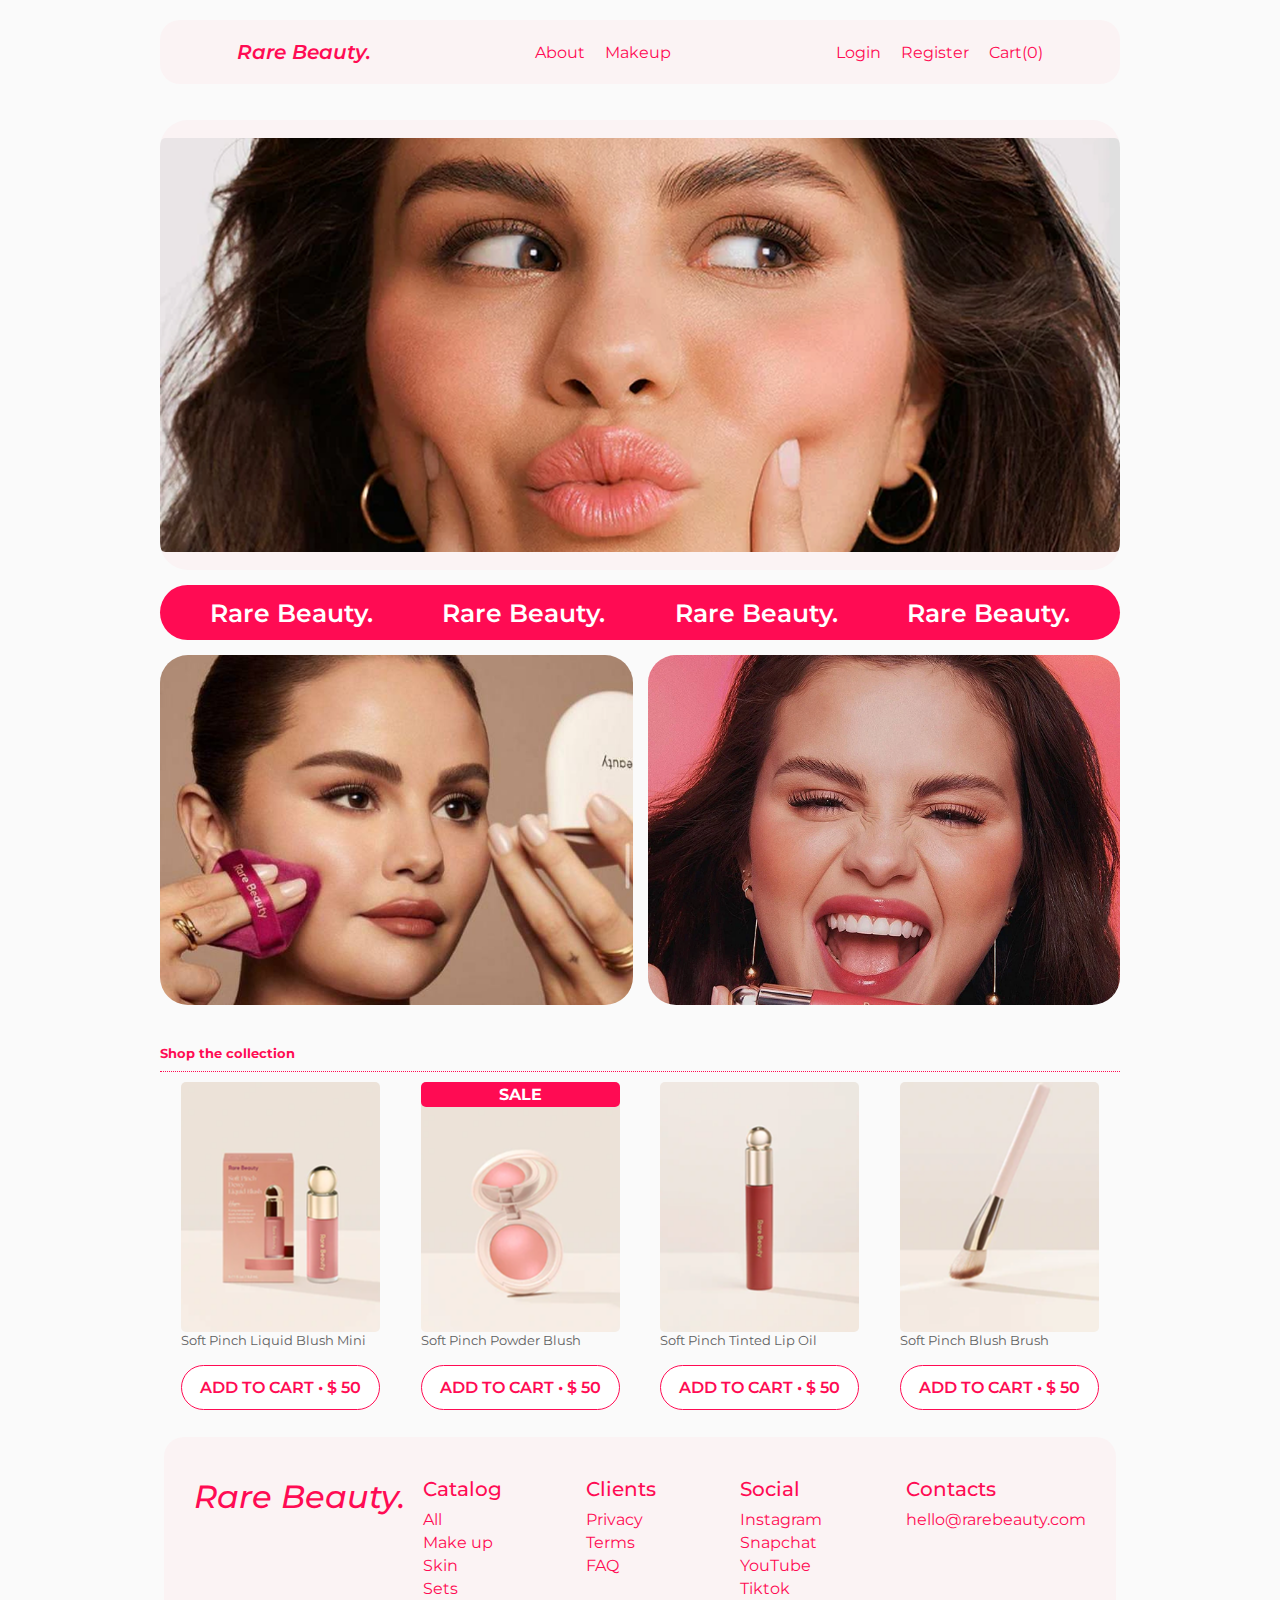
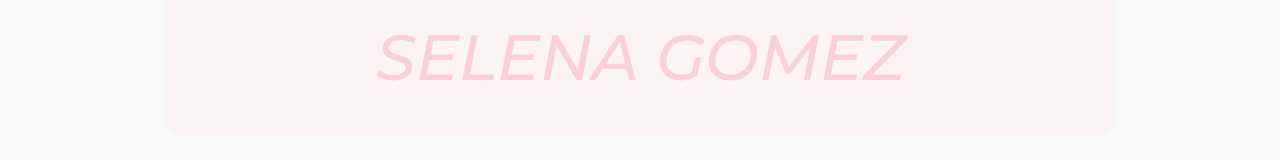
<file: index.html>
<!DOCTYPE html>
<html lang="pt-BR">
<head>
    <meta charset="UTF-8">
    <meta name="viewport" content="width=device-width, initial-scale=1.0">
    <title>Rare Beauty | Home</title>

    <link rel="stylesheet" href="assets/css/style.css">
    <link rel="stylesheet" href="assets/css/home.css">
    <link rel="stylesheet" href="assets/css/footer.css">
    <link rel="stylesheet" href="https://cdnjs.cloudflare.com/ajax/libs/font-awesome/4.7.0/css/font-awesome.css" integrity="sha512-5A8nwdMOWrSz20fDsjczgUidUBR8liPYU+WymTZP1lmY9G6Oc7HlZv156XqnsgNUzTyMefFTcsFH/tnJE/+xBg==" crossorigin="anonymous" referrerpolicy="no-referrer" />
</head>

<body>  

    <header class="cabecalho">
        <div class="miolo">
            <div class="logo">
                <a href="index.html"><h5>Rare Beauty.</h5></a>
            </div>
            <div class="navegacao">
                <nav>
                    <ul>
                        <li>
                            <a href="about.html">
                                About
                            </a>
                        </li>
                        <li>
                            <a href="product.html">
                                Makeup
                            </a>
                        </li>
                    </ul>
                </nav>
            </div>
            <div class="extras">
                <nav>
                    <ul>
                        <li><a href="login.html">Login</a></li>
                        <li><a href="register.html">Register</a></li>
                        <li><a href="cart.html">Cart(0)</a></li>
                    </ul>
                </nav>
            </div>
        </div>
    
    </header>

    <section class="corpo">
        <!-- inicio banner -->
        <div class="banner"></div>
        <!-- fim banner -->

        <!-- inicio tira -->
        <div class="tira">
            <h5>Rare Beauty.</h5>
            <h5>Rare Beauty.</h5>
            <h5>Rare Beauty.</h5>
            <h5>Rare Beauty.</h5>
        </div>
        <!-- fim tira -->

        <!-- inicio banner-divididos -->
        <div class="banner-dividido">
            <div class="foto foto-1"></div>
            <div class="foto foto-2"></div>
        </div>
        <!-- fim banner-divididos -->

        <!-- inicio shop -->
        <div class="shop">
            <div class="title">
                <h5>Shop the collection</h5>
            </div>
            <div class="items">
                <div class="item item-1">
                    <div class="img"></div>
                    <p>Soft Pinch Liquid Blush Mini</p>
                     <a href="product.html" class="secondary-button">ADD TO CART • $ 50</a>
                </div>
                <div class="item item-2 sale">
                    <div class="img"></div>
                    <p>Soft Pinch Powder Blush</p>
                     <a href="product.html" class="secondary-button">ADD TO CART • $ 50</a>
                </div>
                <div class="item item-3">
                    <div class="img"></div>
                    <p>Soft Pinch Tinted Lip Oil</p>
                     <a href="product.html" class="secondary-button">ADD TO CART • $ 50</a>
                </div>
                <div class="item item-4">
                    <div class="img"></div>
                    <p>Soft Pinch Blush Brush</p>
                     <a href="product.html" class="secondary-button">ADD TO CART • $ 50</a>
                </div>
            </div>
        </div>
        <!-- fim shop -->

    </section>

    <footer class="rodape">
        <div class="linha">
            <div class="logo">
                <span>Rare Beauty.</span>
            </div>
            <div class="colunas">
                <div class="coluna">
                    <span>Catalog</span>
                    <ul>
                        <li><a href="product.html">All</a></li>
                        <li><a href="product.html">Make up</a></li>
                        <li><a href="product.html">Skin</a></li>
                        <li><a href="product.html">Sets</a></li>
                    </ul>
                </div>
                <div class="coluna">
                    <span>Clients</span>
                    <ul>
                        <li><a href="about.html">Privacy</a></li>
                        <li><a href="about.html">Terms</a></li>
                        <li><a href="about.html">FAQ</a></li>
                    </ul>
                </div>
                <div class="coluna">
                    <span>Social</span>
                    <ul>
                        <li><a href="https://www.instagram.com/rarebeauty" target="_blank">Instagram</a></li>
                        <li><a href="https://www.snapchat.com/add/wearerarebeauty" target="_blank">Snapchat</a></li>
                        <li><a href="https://www.youtube.com/channel/UCvOtsjwO04Seaep0J2clYEw" target="_blank">YouTube</a></li>
                        <li><a href="https://www.tiktok.com/@rarebeauty" target="_blank">Tiktok</a></li>
                    </ul>
                </div>
                <div class="coluna">
                    <span>Contacts</span>
                    <ul>
                        <li><a href="mailto:hello@rarebeauty.com">hello@rarebeauty.com</a></li>
                    </ul>
                </div>
            </div>
        </div>
        <div class="linha">
            <span>SELENA GOMEZ</span>
        </div>
    </footer>
    
</body>

</html>
</file>
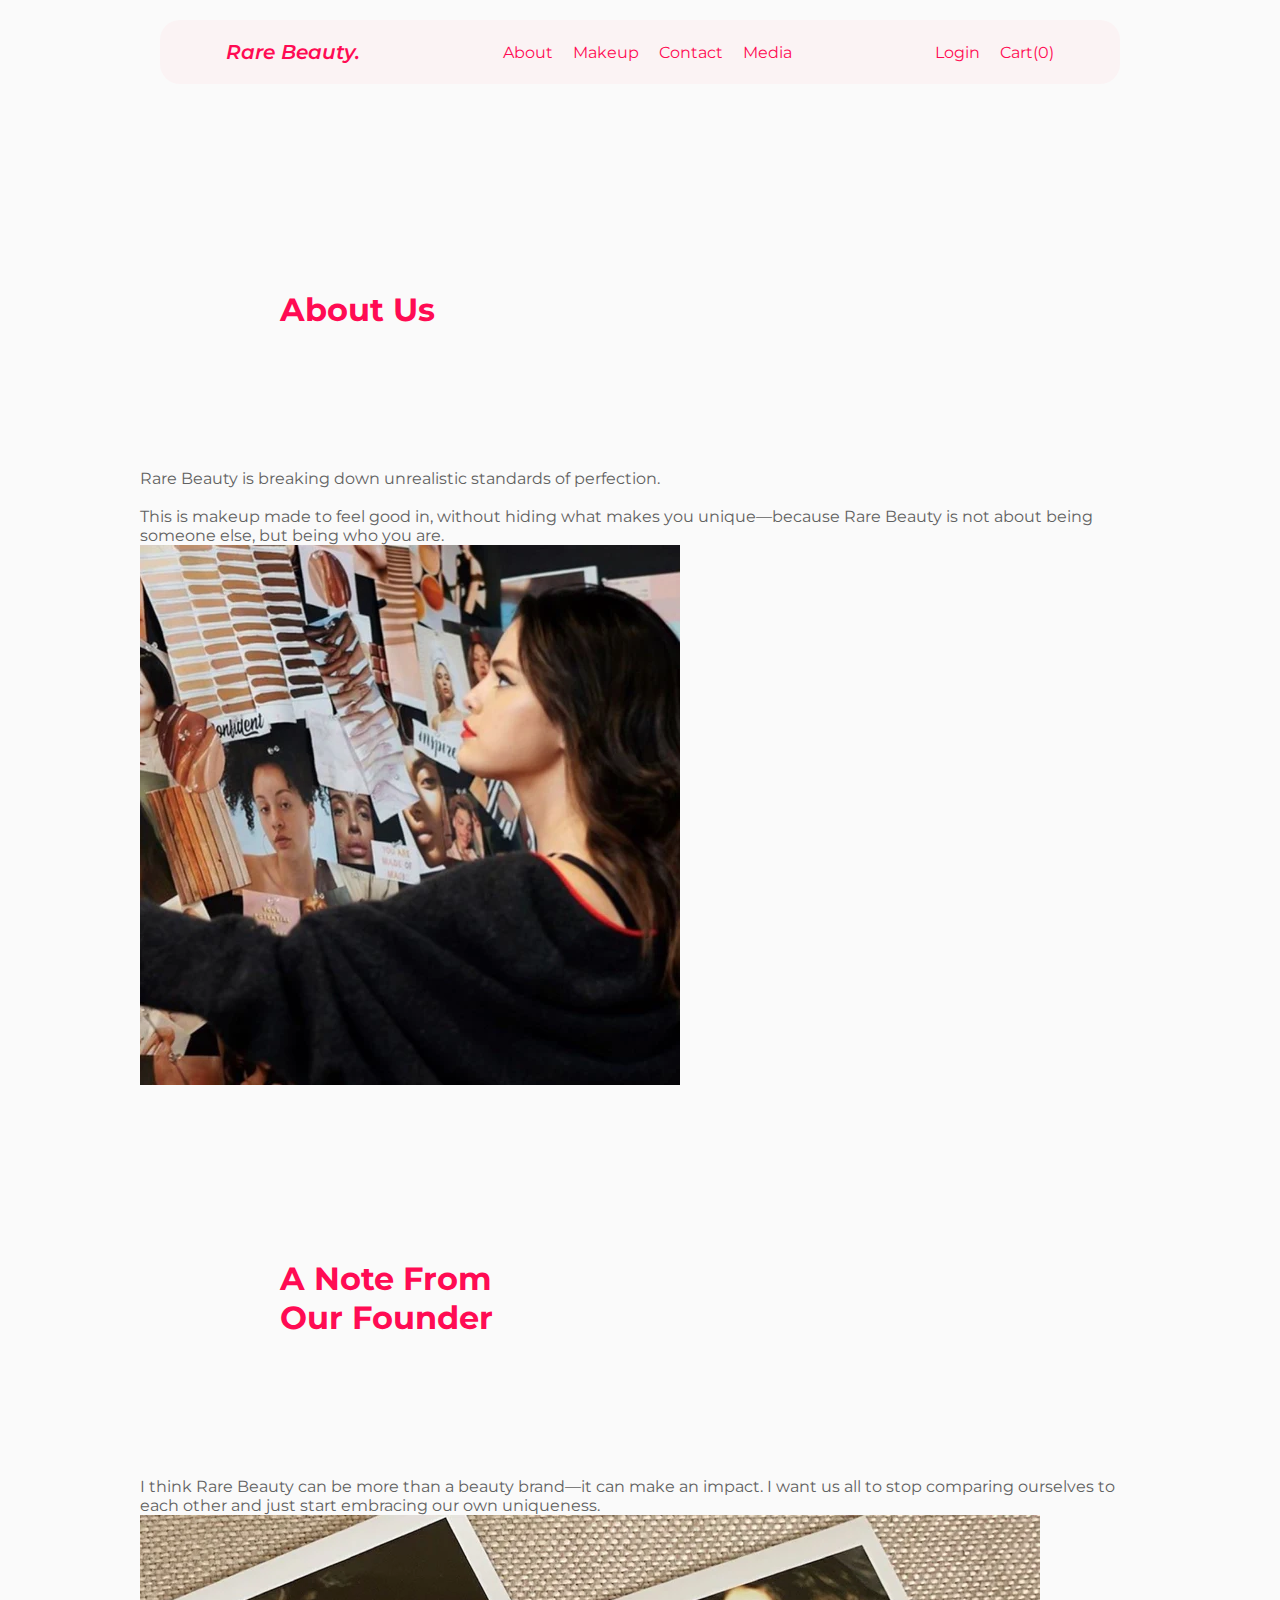
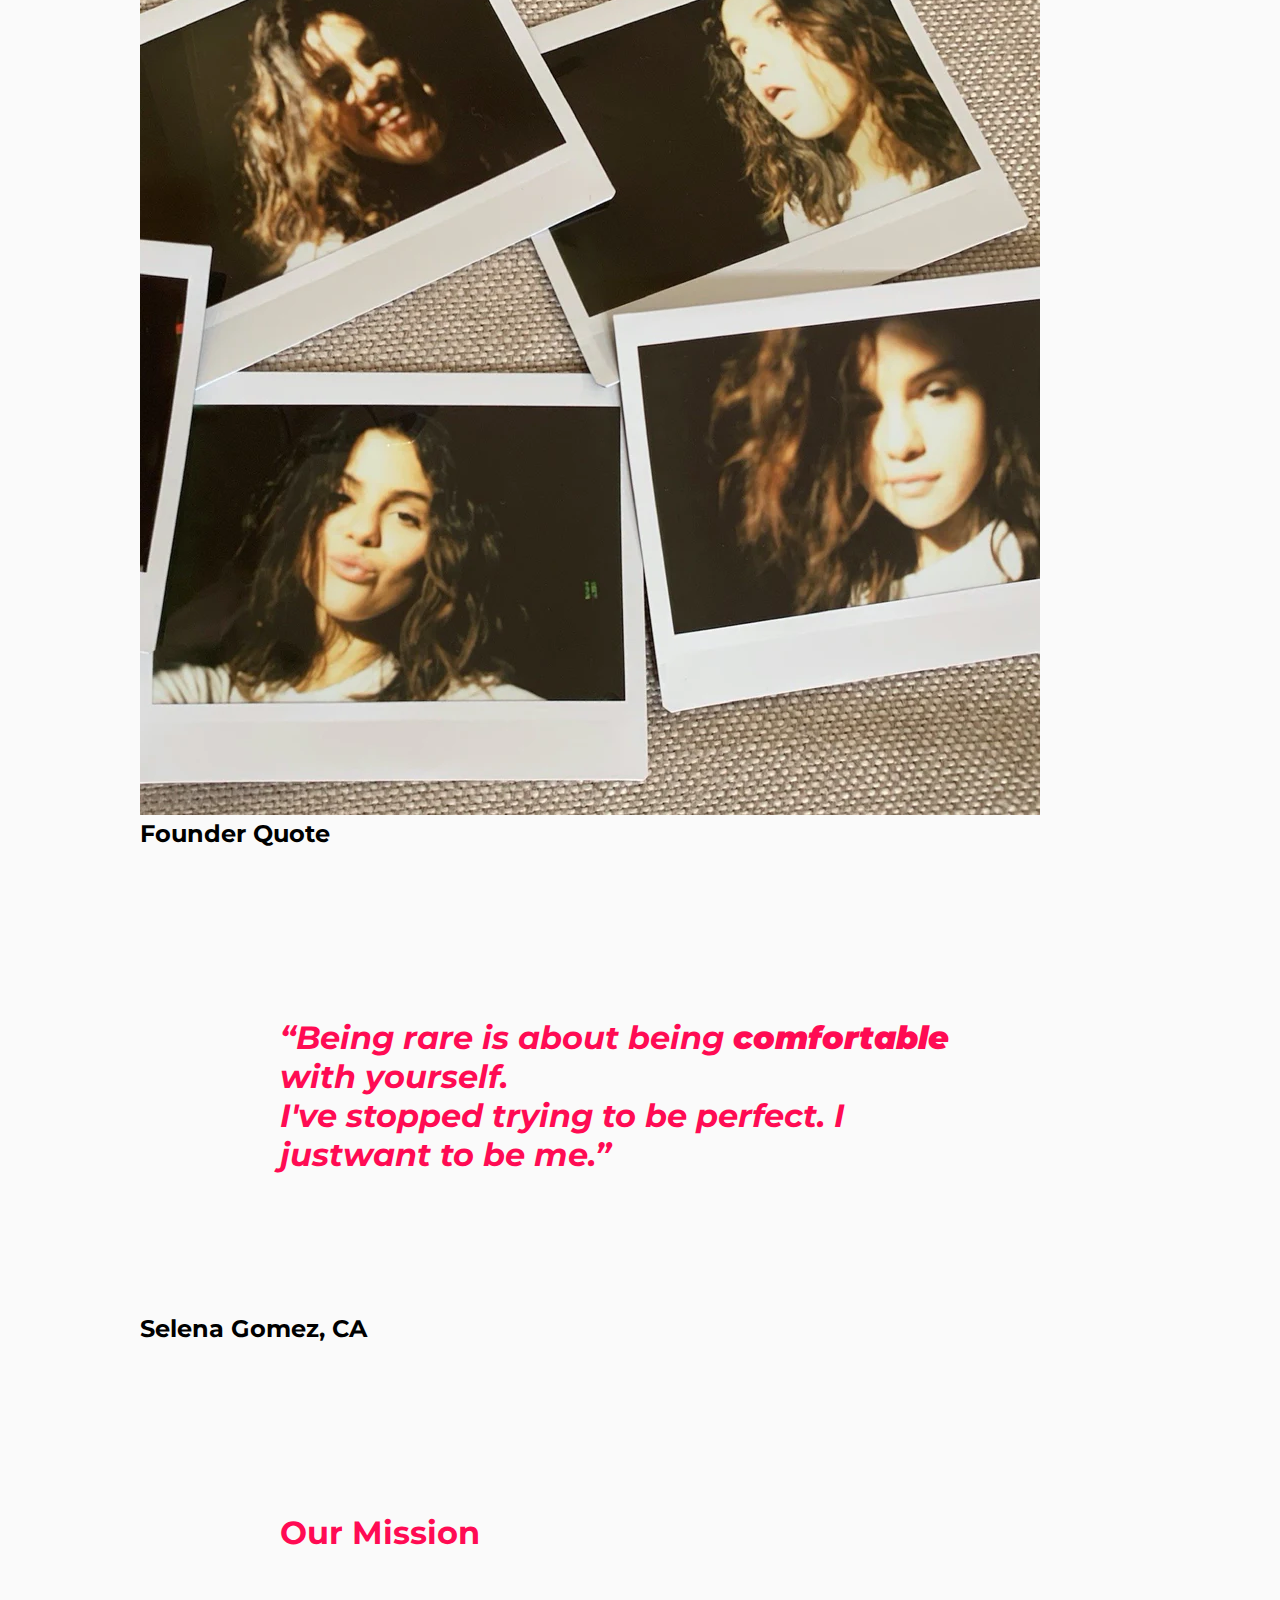
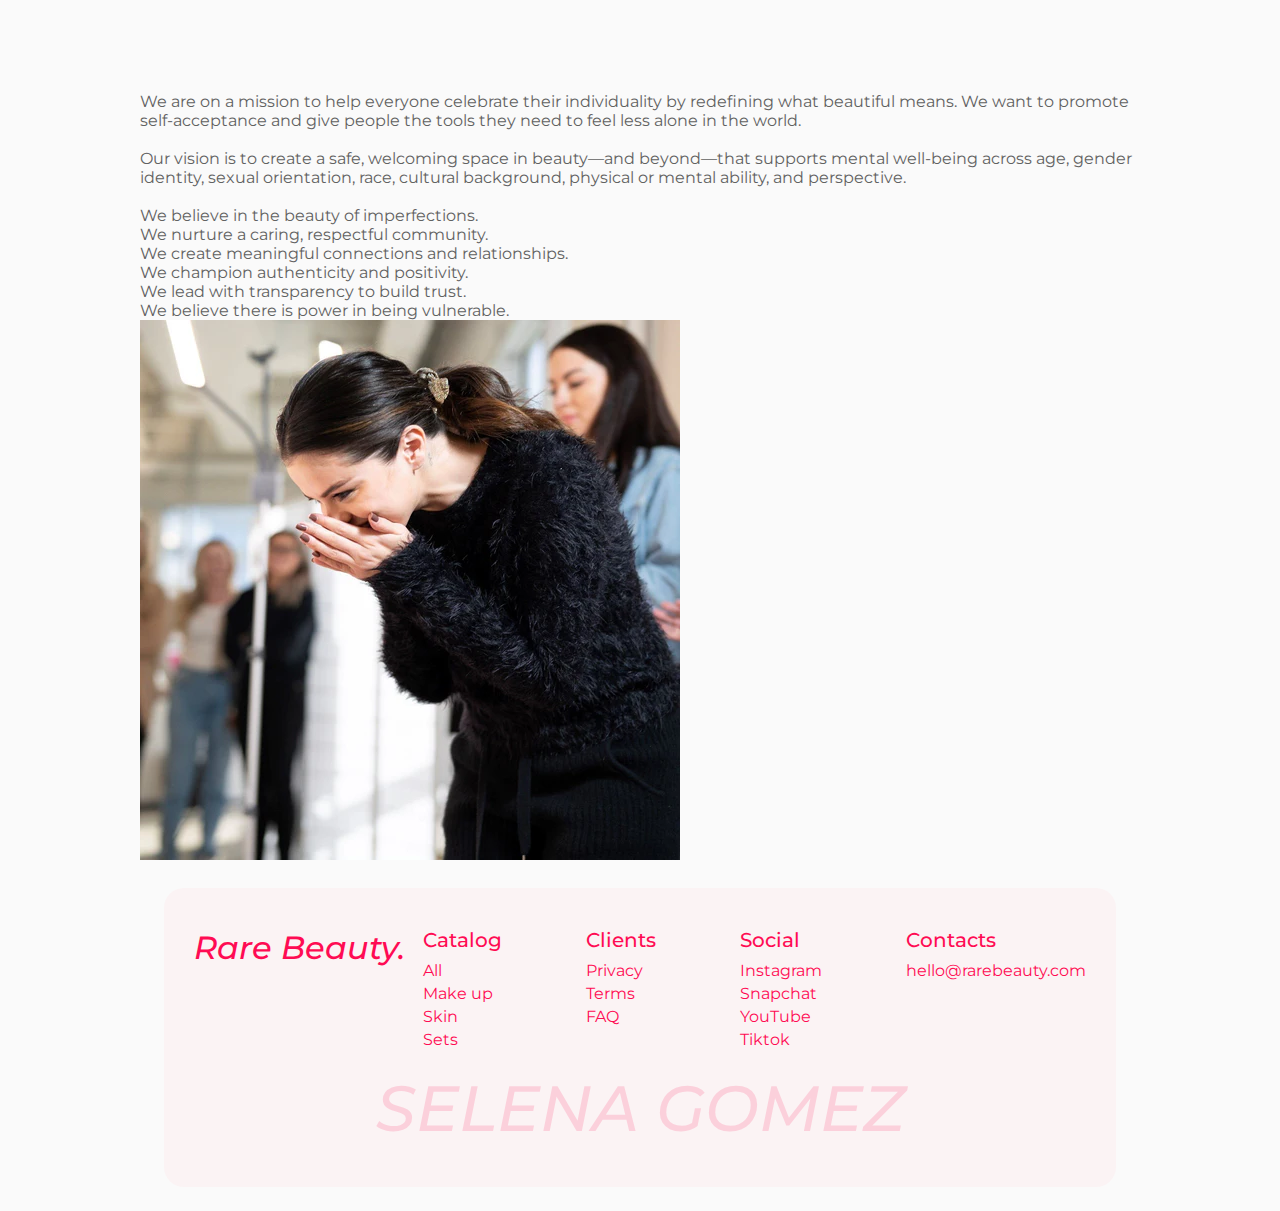
<file: about.html>
<!DOCTYPE html>
<html lang="pt-BR">

<head>
    <meta charset="UTF-8">
    <meta http-equiv="X-UA-Compatible" content="IE=edge">
    <meta name="viewport" content="width=device-width, initial-scale=1.0">
    <title>About</title>
    <link rel="stylesheet" href="assets/css/about.css">
    <link rel="stylesheet" href="assets/css/style.css">
    <link rel="stylesheet" href="assets/css/footer.css">
</head>

<body>
    <header class="cabecalho">
        <div class="miolo">
            <div class="logo">
                <a href="index.html">
                    <h5>Rare Beauty.</h5>
                </a>
            </div>
            <div class="navegacao">
                <nav>
                    <ul>
                        <li>
                            <a href="about.html">
                                About
                            </a>
                        </li>
                        <li>
                            <a href="product.html">
                                Makeup
                            </a>
                        </li>
                        <li>
                            <a href="contact.html">
                                Contact
                            </a>
                        </li>
                        <li>
                            <a href="media.html">
                                Media
                            </a>
                        </li>
                    </ul>
                </nav>
            </div>
            <div class="extras">
                <nav>
                    <ul>
                        <li>
                            <a href="login.html">
                                Login
                            </a>
                        </li>
                        <li>
                            <a href="cart.html">
                                Cart(0)
                            </a>
                        </li>
                    </ul>
                </nav>
            </div>
        </div>

    </header>

    <main>
        <!-- inicio sessão sobre -->
        <section class="section-about">
            <div class="text">
                <div class="h1">
                    <h1>About Us</h1>
                </div>
                <div class="p">
                    <p>Rare Beauty is breaking down unrealistic standards of perfection.</p>
                    <br>
                    <p>This is makeup made to feel good in, without hiding what makes you unique—because Rare Beauty
                        is
                        not
                        about being someone else, but being who you are.</p>
                </div>
            </div>
            <div class="img">
                <img src="assets/images/selena-about.webp" alt="foto da Selena Gomez olhando para outras imagens">
            </div>
        </section>
        <!-- fim sessão sobre -->

        <!-- inicio sessão fundador -->
        <section class="section-founder">
            <div class="text">
                <div class="h1">
                    <h1>A Note From
                        <br>
                        Our Founder
                    </h1>
                </div>
                <div class="p">
                    <p>I think Rare Beauty can be more than a beauty brand—it can make an impact. I want us all to stop
                        comparing ourselves to each other and just start embracing our own uniqueness.</p>
                </div>
            </div>
            <div class="img">
                <img src="assets/images/about.webp" alt="fotos Selena Gomez">
            </div>
        </section>
        <!-- fim sessão fundador -->

        <!-- inicio sessão citação -->
        <section class="section-quote">
            <div class="h2">
                <h2>Founder Quote</h2>
            </div>
            <div class="h1">
                <h1> <i>“Being rare is about being <b>comfortable</b> with yourself.
                        <br>
                        I've stopped trying to be perfect. I justwant to be me.”</i></h1>
            </div>
            <div class="h2">
                <h2>Selena Gomez, CA</h2>
            </div>
        </section>
        <!-- fim sessão citação -->


        <!-- inicio sessão missão -->
        <section class="section-mission">
            <div class="text">
                <div class="h1">
                    <h1>Our Mission</h1>
                </div>
                <div class="missions p">
                    <p>We are on a mission to help everyone celebrate their individuality by redefining what beautiful
                        means. We
                        want to promote self-acceptance and give people the tools they need to feel less alone in the world.</p>
                        <br>
                    <p>Our vision is to create a safe, welcoming space in beauty—and beyond—that supports mental
                        well-being
                        across age, gender identity, sexual orientation, race, cultural background, physical or mental
                        ability, and perspective.</p>
                        <br>
                    <p>We believe in the beauty of imperfections.
                        <br>
                        We nurture a caring, respectful community.
                        <br>
                        We create meaningful connections and relationships.
                        <br>
                        We champion authenticity and positivity.
                        <br>
                        We lead with transparency to build trust.
                        <br>
                        We believe there is power in being vulnerable.
                    </p>
                </div>
            </div>

            <div class="img">
                <img src="assets/images/selena2-about.webp" alt="fotos Selena Gomez rindo">
            </div>
        </section>
        <!-- fim sessão missão -->
    </main>

    <footer class="rodape">
        <div class="linha">
            <div class="logo">
                <span>Rare Beauty.</span>
            </div>
            <div class="colunas">
                <div class="coluna">
                    <span>Catalog</span>
                    <ul>
                        <li><a href="#">All</a></li>
                        <li><a href="#">Make up</a></li>
                        <li><a href="#">Skin</a></li>
                        <li><a href="#">Sets</a></li>
                    </ul>
                </div>
                <div class="coluna">
                    <span>Clients</span>
                    <ul>
                        <li><a href="#">Privacy</a></li>
                        <li><a href="#">Terms</a></li>
                        <li><a href="#">FAQ</a></li>
                    </ul>
                </div>
                <div class="coluna">
                    <span>Social</span>
                    <ul>
                        <li><a href="https://www.instagram.com/rarebeauty" target="_blank">Instagram</a></li>
                        <li><a href="https://www.snapchat.com/add/wearerarebeauty" target="_blank">Snapchat</a></li>
                        <li><a href="https://www.youtube.com/channel/UCvOtsjwO04Seaep0J2clYEw"
                                target="_blank">YouTube</a></li>
                        <li><a href="https://www.tiktok.com/@rarebeauty" target="_blank">Tiktok</a></li>
                    </ul>
                </div>
                <div class="coluna">
                    <span>Contacts</span>
                    <ul>
                        <li><a href="mailto:hello@rarebeauty.com">hello@rarebeauty.com</a></li>
                    </ul>
                </div>
            </div>
        </div>
        <div class="linha">
            <span>SELENA GOMEZ</span>
        </div>
    </footer>

</body>

</html>
</file>
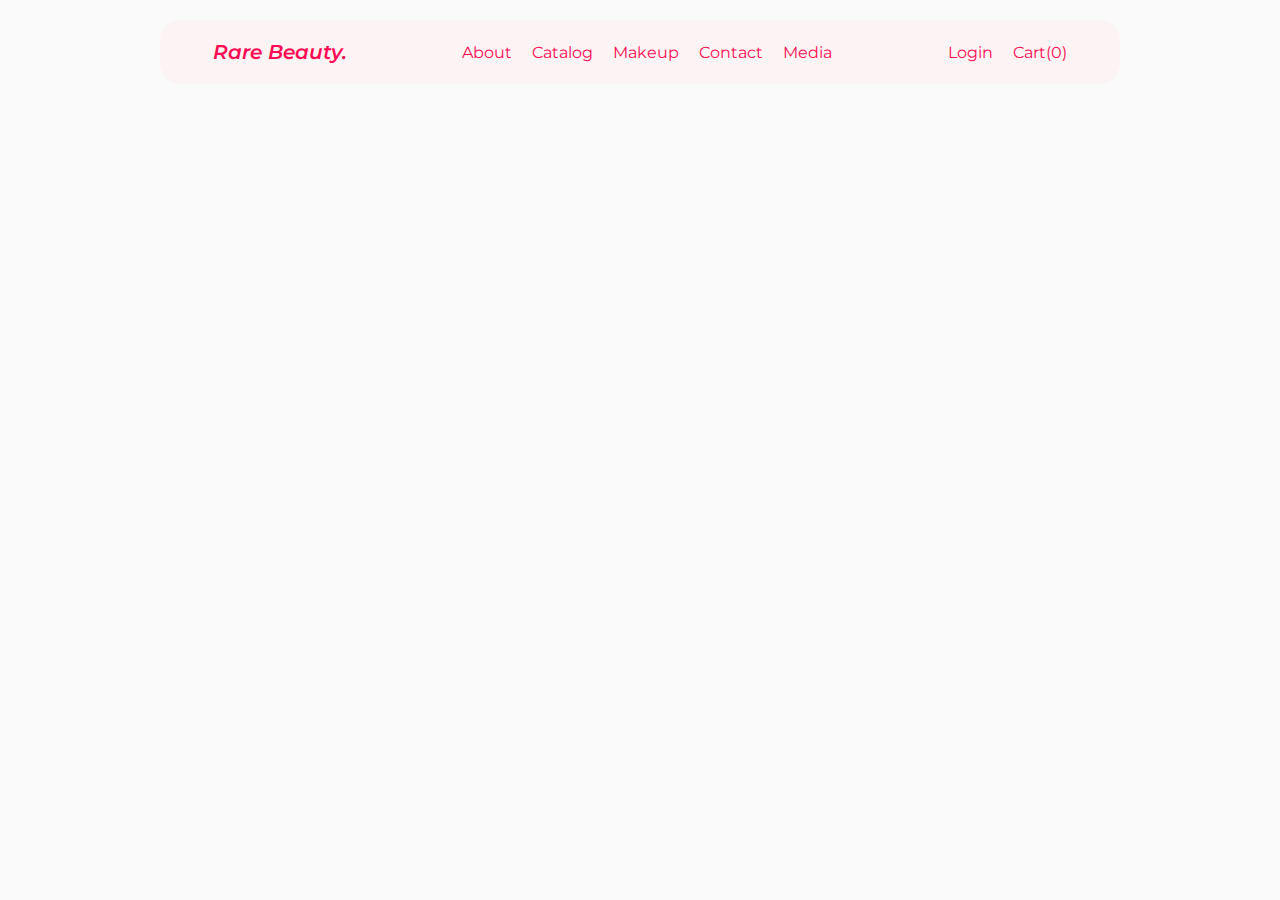
<file: index copy.html>
<!DOCTYPE html>
<html lang="pt-BR">
<head>
    <meta charset="UTF-8">
    <meta name="viewport" content="width=device-width, initial-scale=1.0">
    <title>Rare Beauty | Home</title>

    <link rel="stylesheet" href="assets/css/style.css">
    <link rel="stylesheet" href="https://cdnjs.cloudflare.com/ajax/libs/font-awesome/4.7.0/css/font-awesome.css" integrity="sha512-5A8nwdMOWrSz20fDsjczgUidUBR8liPYU+WymTZP1lmY9G6Oc7HlZv156XqnsgNUzTyMefFTcsFH/tnJE/+xBg==" crossorigin="anonymous" referrerpolicy="no-referrer" />
</head>

<body>  

    <header class="cabecalho">
        <div class="miolo">
            <div class="logo">
                <h5>
                    Rare Beauty.
                </h5>
            </div>
            <div class="navegacao">
                <nav>
                    <ul>
                        <li>About</li>
                        <li>Catalog</li>
                        <li>Makeup</li>
                        <li>Contact</li>
                        <li>Media</li>
                    </ul>
                </nav>
            </div>
            <div class="extras">
                <nav>
                    <ul>
                        <li>Login</li>
                        <li>Cart(0)</li>
                    </ul>
                </nav>
            </div>
        </div>
    
    </header>

    <footer class="rodape">
        
    </footer>
    
</body>

</html>
</file>
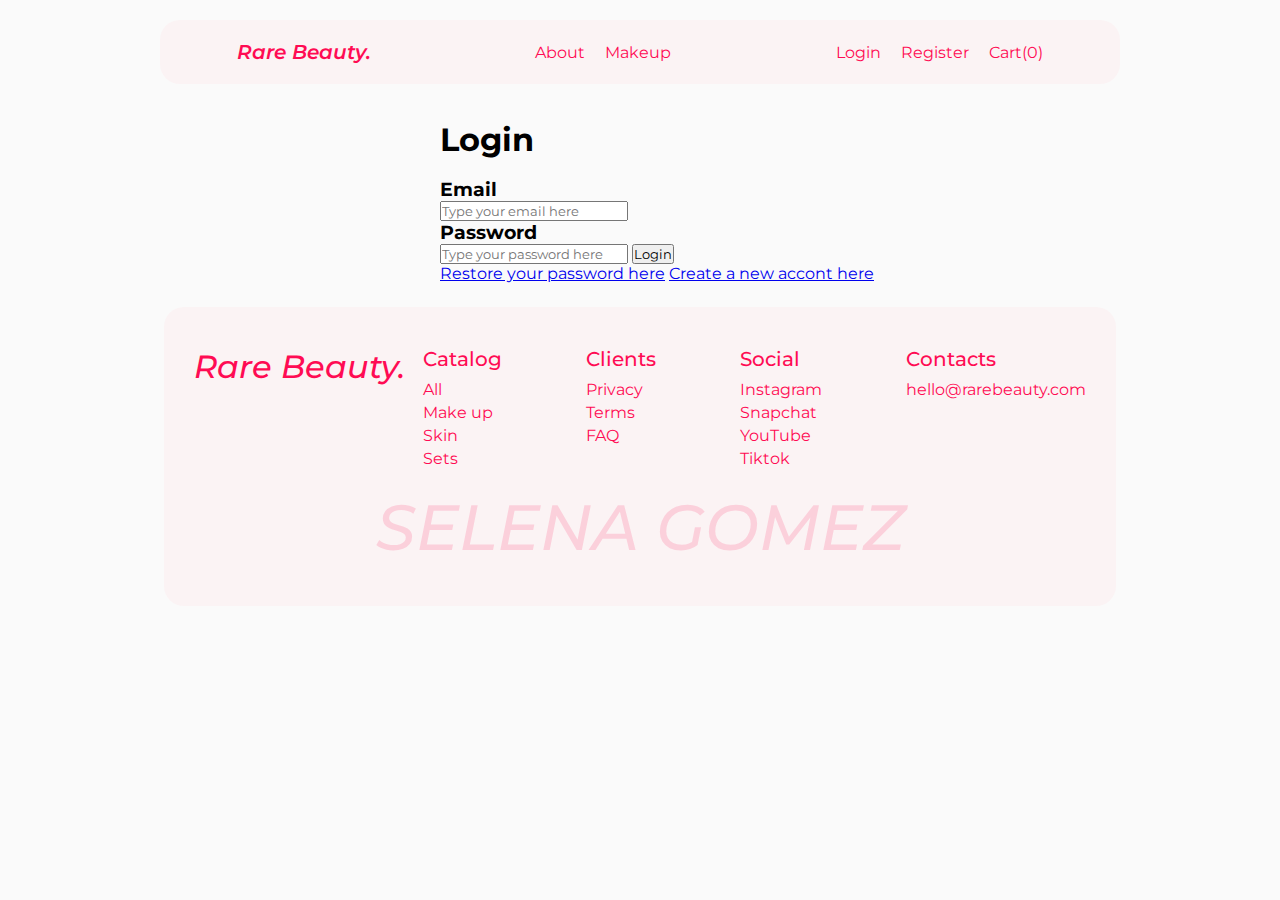
<file: login.html>
<!DOCTYPE html>
<html lang="pt-BR">
<head>
    <meta charset="UTF-8">
    <meta name="viewport" content="width=device-width, initial-scale=1.0">
    <title>Rare Beauty | Home</title>

    <link rel="stylesheet" href="assets/css/style.css">
    <link rel="stylesheet" href="assets/css/footer.css">
    <link rel="stylesheet" href="assets/css/login.css">
    <link rel="stylesheet" href="https://cdnjs.cloudflare.com/ajax/libs/font-awesome/4.7.0/css/font-awesome.css" integrity="sha512-5A8nwdMOWrSz20fDsjczgUidUBR8liPYU+WymTZP1lmY9G6Oc7HlZv156XqnsgNUzTyMefFTcsFH/tnJE/+xBg==" crossorigin="anonymous" referrerpolicy="no-referrer" />
</head>
<body>
    <!-- Cabeçalho -->
    <header class="cabecalho">
        <div class="miolo">
            <div class="logo">
                <a href="index.html"><h5>Rare Beauty.</h5></a>
            </div>
            <div class="navegacao">
                <nav>
                    <ul>
                        <li><a href="about.html">About</a></li>
                        <li><a href="product.html">Makeup</a></li>
                    </ul>
                </nav>
            </div>
            <div class="extras">
                <nav>
                    <ul>
                        <li><a href="login.html">Login</a></li>
                        <li><a href="register.html">Register</a></li>
                        <li><a href="cart.html">Cart(0)</a></li>
                    </ul>
                </nav>
            </div>
        </div>
    </header>

    <main>
        <section class="login">
        <h1>Login</h1>
        <br>
        <form formmethod="post">
            <div class="log">
                <h3>Email</h3>
                <input type="email" placeholder="Type your email here" required>
                <h3>Password</h3>
                <input type="password" placeholder="Type your password here" required>
                <button type="submit">Login</button>
            </div>
        </form>
        <div class="links">
            <a href="#">Restore your password here</a>
            <a href="#">Create a new accont here</a>
            
        </div>
        </section>
    </main>

    <!-- Rodapé -->
    <footer class="rodape">
        <div class="linha">
            <div class="logo">
                <span>Rare Beauty.</span>
            </div>
            <div class="colunas">
                <div class="coluna">
                    <span>Catalog</span>
                    <ul>
                        <li><a href="product.html">All</a></li>
                        <li><a href="product.html">Make up</a></li>
                        <li><a href="product.html">Skin</a></li>
                        <li><a href="product.html">Sets</a></li>
                    </ul>
                </div>
                <div class="coluna">
                    <span>Clients</span>
                    <ul>
                        <li><a href="about.html">Privacy</a></li>
                        <li><a href="about.html">Terms</a></li>
                        <li><a href="about.html">FAQ</a></li>
                    </ul>
                </div>
                <div class="coluna">
                    <span>Social</span>
                    <ul>
                        <li><a href="https://www.instagram.com/rarebeauty" target="_blank">Instagram</a></li>
                        <li><a href="https://www.snapchat.com/add/wearerarebeauty" target="_blank">Snapchat</a></li>
                        <li><a href="https://www.youtube.com/channel/UCvOtsjwO04Seaep0J2clYEw" target="_blank">YouTube</a></li>
                        <li><a href="https://www.tiktok.com/@rarebeauty" target="_blank">Tiktok</a></li>
                    </ul>
                </div>
                <div class="coluna">
                    <span>Contacts</span>
                    <ul>
                        <li><a href="mailto:hello@rarebeauty.com">hello@rarebeauty.com</a></li>
                    </ul>
                </div>
            </div>
        </div>
        <div class="linha">
            <span>SELENA GOMEZ</span>
        </div>
    </footer>
</body>
</file>
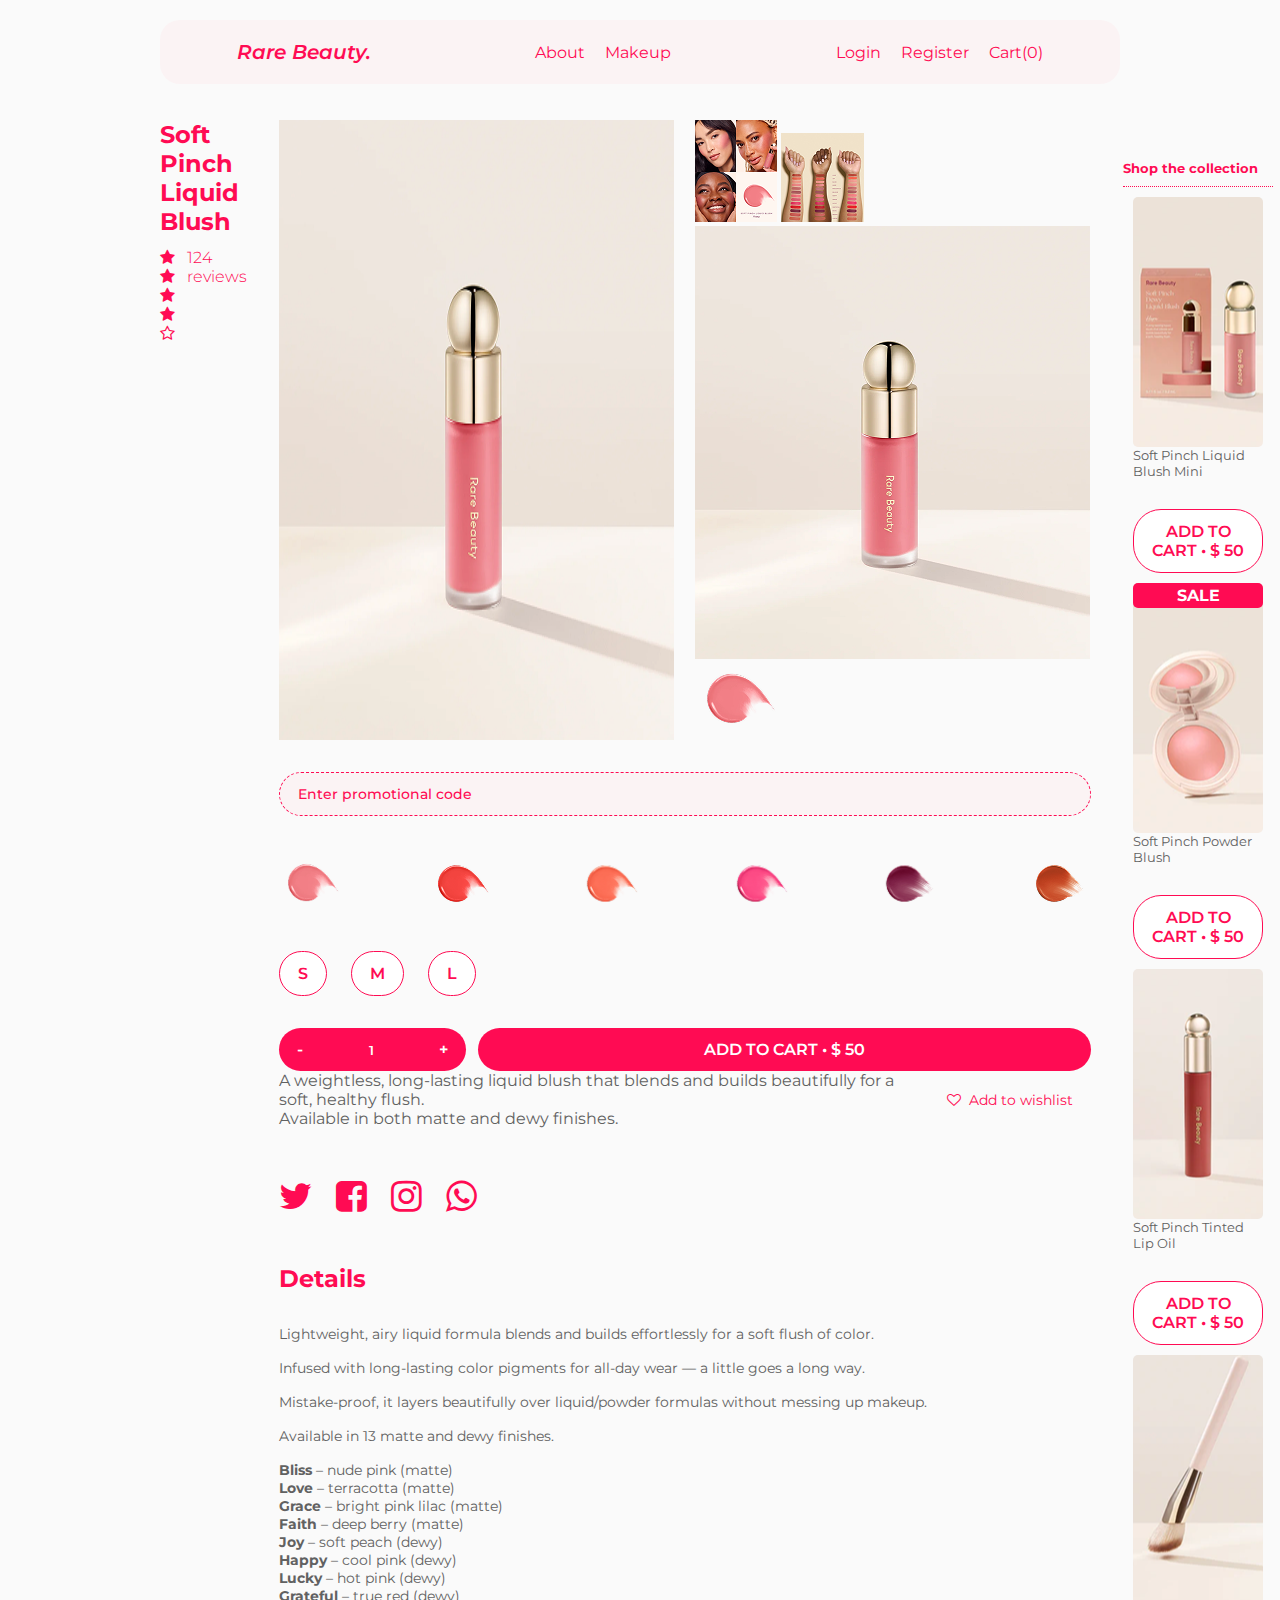
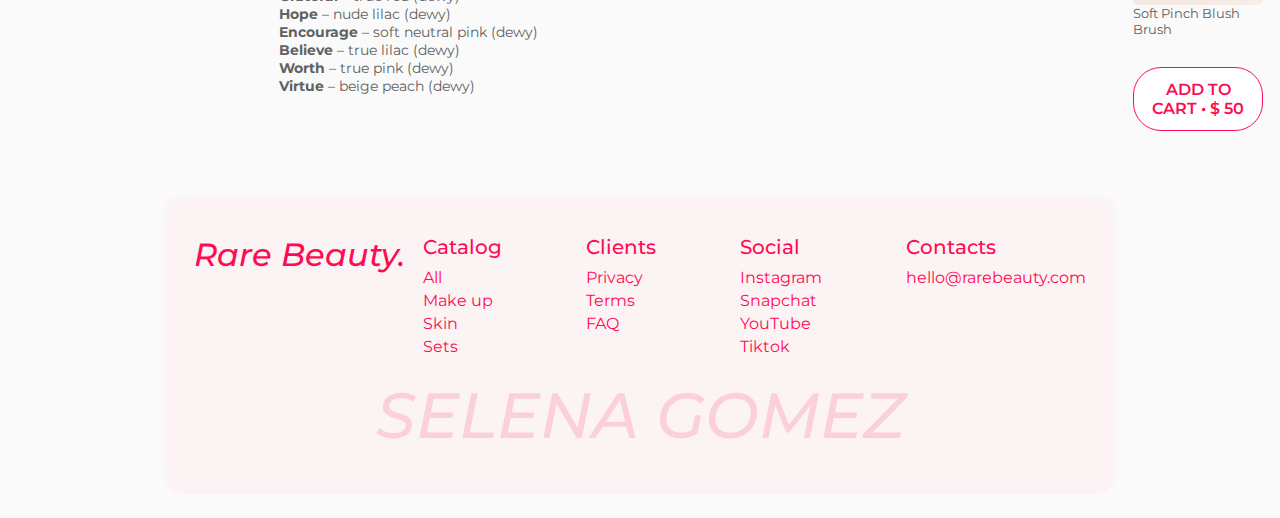
<file: product.html>
<!DOCTYPE html>
<html lang="pt-BR">

<head>
    <meta charset="UTF-8">
    <meta name="viewport" content="width=device-width, initial-scale=1.0">
    <title>Rare Beauty | Product</title>
    <link rel="stylesheet" href="assets/css/style.css">
    <link rel="stylesheet" href="assets/css/footer.css">
    <link rel="stylesheet" href="assets/css/product.css">
    <link rel="stylesheet" href="assets/css/home.css">
    <link rel="stylesheet" href="https://cdnjs.cloudflare.com/ajax/libs/font-awesome/4.7.0/css/font-awesome.css"
        integrity="sha512-5A8nwdMOWrSz20fDsjczgUidUBR8liPYU+WymTZP1lmY9G6Oc7HlZv156XqnsgNUzTyMefFTcsFH/tnJE/+xBg=="
        crossorigin="anonymous" referrerpolicy="no-referrer" />
</head>

<body>
    <!-- Cabeçalho -->
    <header class="cabecalho">
        <div class="miolo">
            <div class="logo">
                <a href="index.html">
                    <h5>Rare Beauty.</h5>
                </a>
            </div>
            <div class="navegacao">
                <nav>
                    <ul>
                        <li><a href="about.html">About</a></li>
                        <li><a href="product.html">Makeup</a></li>
                    </ul>
                </nav>
            </div>
            <div class="extras">
                <nav>
                    <ul>
                        <li><a href="login.html">Login</a></li>
                        <li><a href="register.html">Register</a></li>
                        <li><a href="cart.html">Cart(0)</a></li>
                    </ul>
                </nav>
            </div>
        </div>
    </header>

    <!-- Conteúdo da página -->
    <main>
        <div class="content">
            <!-- Título e avaliações -->
            <div class="title responsive">
                <h1>Soft Pinch Liquid Blush</h1>
                <div class="reviews">
                    <div>
                        <i class="fa fa-star" aria-hidden="true"></i>
                        <i class="fa fa-star" aria-hidden="true"></i>
                        <i class="fa fa-star" aria-hidden="true"></i>
                        <i class="fa fa-star" aria-hidden="true"></i>
                        <i class="fa fa-star-o" aria-hidden="true"></i>
                    </div>
                    <span>124 reviews</span>
                </div>
            </div>
            <div class="images-and-details">
                <div class="images">
                    <!-- Imagem principal e imagens laterais -->
                    <div class="product-images">
                        <img class="main-image" src="assets/images/products/blush-1.png" alt="Liquid blush">
                        <div class="side-product-images">
                            <img src="assets/images/products/shade.png" alt="Shades">
                            <img src="assets/images/products/swatches.png" alt="Swatches">
                            <img src="assets/images/products/blush-1.png" alt="Blush">
                            <img src="assets/images/colors/color-1.png" alt="Color">
                        </div>
                    </div>

                    <!-- Input de código do cupom -->
                    <input type="text" placeholder="Enter promotional code" class="text-input">

                    <!-- Opções de cores -->
                    <div class="colors">
                        <img src="assets/images/colors/color-1.png" alt="Color 1">
                        <img src="assets/images/colors/color-2.png" alt="Color 2">
                        <img src="assets/images/colors/color-3.png" alt="Color 3">
                        <img src="assets/images/colors/color-4.png" alt="Color 4">
                        <img src="assets/images/colors/color-5.png" alt="Color 5">
                        <img src="assets/images/colors/color-6.png" alt="Color 6">
                    </div>

                    <!-- Opções de tamanhos -->
                    <div class="sizes">
                        <button class="secondary-button">S</button>
                        <button class="secondary-button">M</button>
                        <button class="secondary-button">L</button>
                    </div>

                    <div class="buttons">
                        <!-- Botões de quantidade -->
                        <div class="add">
                            <button class="primary-button" id="minus">-</button>
                            <input type="text" value="1" readonly id="quantity">
                            <button class="primary-button" id="plus">+</button>
                        </div>

                        <!-- Botão de adicionar ao carrinho -->
                        <button class="primary-button">ADD TO CART • $ 50</button>
                    </div>

                    <!-- Botão de adicionar a lista de desejos -->
                    <button class="add-to-wishlist text-button"><i class="fa fa-heart-o" aria-hidden="true"></i>Add to
                        wishlist</button>
                </div>
                <div class="details">
                    <!-- Descrição principal do produto -->
                    <div class="main-description">
                        <p>A weightless, long-lasting liquid blush that blends and builds beautifully for a soft,
                            healthy flush. </p>
                        <p>Available in both matte and dewy finishes.</p>
                    </div>

                    <!-- Botões de compartilhamento -->
                    <div class="share">
                        <i class="fa fa-twitter" aria-hidden="true"></i>
                        <i class="fa fa-facebook-square" aria-hidden="true"></i>
                        <i class="fa fa-instagram" aria-hidden="true"></i>
                        <i class="fa fa-whatsapp" aria-hidden="true"></i>
                    </div>

                    <!-- Detalhes do produto -->
                    <h2>Details</h2>
                    <div class="secondary-description">
                        <p>Lightweight, airy liquid formula blends and builds effortlessly for a soft flush of color.
                        </p>
                        <p>Infused with long-lasting color pigments for all-day wear — a little goes a long way.</p>
                        <p>Mistake-proof, it layers beautifully over liquid/powder formulas without messing up makeup.
                        </p>
                        <p>Available in 13 matte and dewy finishes.</p>
                        <ul>
                            <li><strong>Bliss</strong> – nude pink (matte)</li>
                            <li><strong>Love</strong> – terracotta (matte)</li>
                            <li><strong>Grace</strong> – bright pink lilac (matte)</li>
                            <li><strong>Faith</strong> – deep berry (matte)</li>
                            <li><strong>Joy</strong> – soft peach (dewy)</li>
                            <li><strong>Happy</strong> – cool pink (dewy)</li>
                            <li><strong>Lucky</strong> – hot pink (dewy)</li>
                            <li><strong>Grateful</strong> – true red (dewy)</li>
                            <li><strong>Hope</strong> – nude lilac (dewy)</li>
                            <li><strong>Encourage</strong> – soft neutral pink (dewy)</li>
                            <li><strong>Believe</strong> – true lilac (dewy)</li>
                            <li><strong>Worth</strong> – true pink (dewy)</li>
                            <li><strong>Virtue</strong> – beige peach (dewy)</li>
                        </ul>
                    </div>
                </div>
            </div>


            <!-- inicio shop -->
            <div class="shop">
                <div class="title">
                    <h5>Shop the collection</h5>
                </div>
                <div class="items">
                    <div class="item item-1">
                        <div class="img"></div>
                        <p>Soft Pinch Liquid Blush Mini</p>
                        <button class="secondary-button">ADD TO CART • $ 50</button>
                    </div>
                    <div class="item item-2 sale">
                        <div class="img"></div>
                        <p>Soft Pinch Powder Blush</p>
                        <button class="secondary-button">ADD TO CART • $ 50</button>
                    </div>
                    <div class="item item-3">
                        <div class="img"></div>
                        <p>Soft Pinch Tinted Lip Oil</p>
                        <button class="secondary-button">ADD TO CART • $ 50</button>
                    </div>
                    <div class="item item-4">
                        <div class="img"></div>
                        <p>Soft Pinch Blush Brush</p>
                        <button class="secondary-button">ADD TO CART • $ 50</button>
                    </div>
                </div>
            </div>
            <!-- fim shop -->

        </div>
    </main>

    <!-- Rodapé -->
    <footer class="rodape">
        <div class="linha">
            <div class="logo">
                <span>Rare Beauty.</span>
            </div>
            <div class="colunas">
                <div class="coluna">
                    <span>Catalog</span>
                    <ul>
                        <li><a href="product.html">All</a></li>
                        <li><a href="product.html">Make up</a></li>
                        <li><a href="product.html">Skin</a></li>
                        <li><a href="product.html">Sets</a></li>
                    </ul>
                </div>
                <div class="coluna">
                    <span>Clients</span>
                    <ul>
                        <li><a href="about.html">Privacy</a></li>
                        <li><a href="about.html">Terms</a></li>
                        <li><a href="about.html">FAQ</a></li>
                    </ul>
                </div>
                <div class="coluna">
                    <span>Social</span>
                    <ul>
                        <li><a href="https://www.instagram.com/rarebeauty" target="_blank">Instagram</a></li>
                        <li><a href="https://www.snapchat.com/add/wearerarebeauty" target="_blank">Snapchat</a></li>
                        <li><a href="https://www.youtube.com/channel/UCvOtsjwO04Seaep0J2clYEw"
                                target="_blank">YouTube</a></li>
                        <li><a href="https://www.tiktok.com/@rarebeauty" target="_blank">Tiktok</a></li>
                    </ul>
                </div>
                <div class="coluna">
                    <span>Contacts</span>
                    <ul>
                        <li><a href="mailto:hello@rarebeauty.com">hello@rarebeauty.com</a></li>
                    </ul>
                </div>
            </div>
        </div>
        <div class="linha">
            <span>SELENA GOMEZ</span>
        </div>
    </footer>
    <script src="assets/js/product.js"></script>
</body>

</html>
</file>
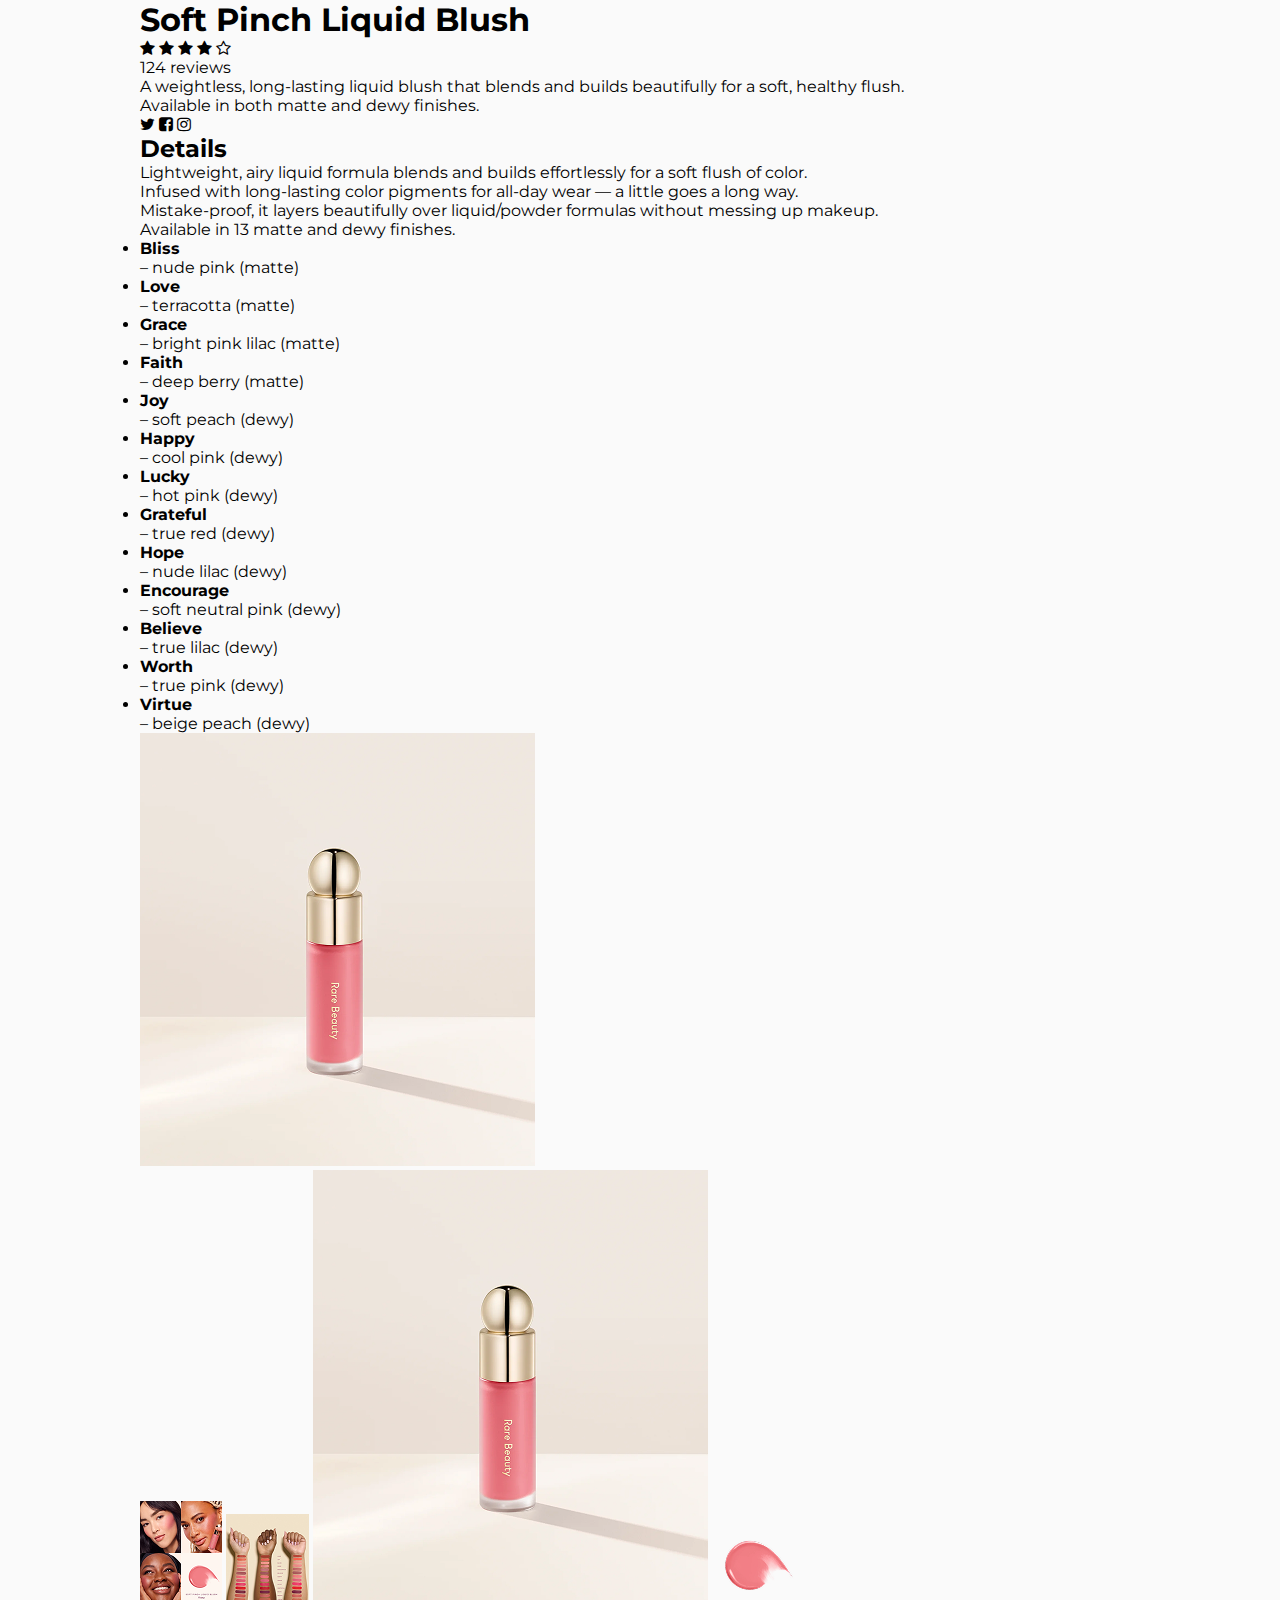
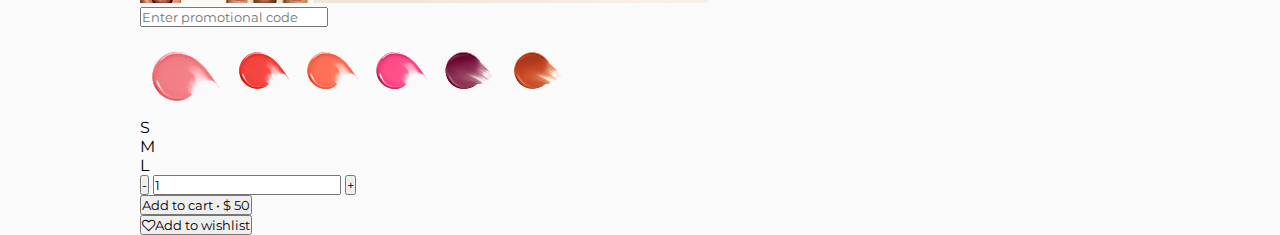
<file: produto.html>
<!DOCTYPE html>
<html lang="pt-BR">
<head>
    <meta charset="UTF-8">
    <meta name="viewport" content="width=device-width, initial-scale=1.0">
    <title>Rare Beauty | Product</title>
    <link rel="stylesheet" href="assets/css/style.css">
    <link rel="stylesheet" href="assets/css/footer.css">
    <link rel="stylesheet" href="https://cdnjs.cloudflare.com/ajax/libs/font-awesome/4.7.0/css/font-awesome.css" integrity="sha512-5A8nwdMOWrSz20fDsjczgUidUBR8liPYU+WymTZP1lmY9G6Oc7HlZv156XqnsgNUzTyMefFTcsFH/tnJE/+xBg==" crossorigin="anonymous" referrerpolicy="no-referrer" />
</head>
<body>

    <main>
        <div class="conteudo">
            <div class="lateral">
                <h1>Soft Pinch Liquid Blush</h1>
                <div class="reviews">
                    <div class="stars">
                        <i class="fa fa-star" aria-hidden="true"></i>
                        <i class="fa fa-star" aria-hidden="true"></i>
                        <i class="fa fa-star" aria-hidden="true"></i>
                        <i class="fa fa-star" aria-hidden="true"></i>
                        <i class="fa fa-star-o" aria-hidden="true"></i>
                    </div>
                    <span>124 reviews</span>
                </div>
                <div>
                    <p>A weightless, long-lasting liquid blush that blends and builds beautifully for a soft, healthy flush. </p>
                    <p>Available in both matte and dewy finishes.</p>
                </div>
                <div class="share">
                    <i class="fa fa-twitter" aria-hidden="true"></i>
                    <i class="fa fa-facebook-square" aria-hidden="true"></i>
                    <i class="fa fa-instagram" aria-hidden="true"></i>
                </div>
                <h2>Details</h2>
                <p>Lightweight, airy liquid formula blends and builds effortlessly for a soft flush of color.</p>
                <p>Infused with long-lasting color pigments for all-day wear — a little goes a long way.</p>
                <p>Mistake-proof, it layers beautifully over liquid/powder formulas without messing up makeup.</p>
                <p>Available in 13 matte and dewy finishes.</p>
                <ul>
                    <li><strong>Bliss</strong></li> – nude pink (matte)
                    <li><strong>Love</strong></li> – terracotta (matte)
                    <li><strong>Grace</strong></li> – bright pink lilac (matte)
                    <li><strong>Faith</strong></li> – deep berry (matte)
                    <li><strong>Joy</strong></li> – soft peach (dewy)
                    <li><strong>Happy</strong></li> – cool pink (dewy)
                    <li><strong>Lucky</strong></li> – hot pink (dewy)
                    <li><strong>Grateful</strong></li> – true red (dewy)
                    <li><strong>Hope</strong></li> – nude lilac (dewy)
                    <li><strong>Encourage</strong></li> – soft neutral pink (dewy)
                    <li><strong>Believe</strong></li> – true lilac (dewy)
                    <li><strong>Worth</strong></li> – true pink (dewy)
                    <li><strong>Virtue</strong></li> – beige peach (dewy)
                </ul>
            </div>
            <div class="lateral">
                <img src="assets/images/products/blush-1.png" alt="Liquid blush">
                <div class="imagens-laterais">
                    <img src="assets/images/products/shade.png" alt="Shades">
                    <img src="assets/images/products/swatches.png" alt="Swatches">
                    <img src="assets/images/products/blush-1.png" alt="Blush">
                    <img src="assets/images/colors/color-1.png" alt="Color">
                </div>
                <input type="text" placeholder="Enter promotional code">
                <div class="cores">
                    <img src="assets/images/colors/color-1.png" alt="Color 1">
                    <img src="assets/images/colors/color-2.png" alt="Color 2">
                    <img src="assets/images/colors/color-3.png" alt="Color 3">
                    <img src="assets/images/colors/color-4.png" alt="Color 4">
                    <img src="assets/images/colors/color-5.png" alt="Color 5">
                    <img src="assets/images/colors/color-6.png" alt="Color 6">
                </div>
                <div class="tamanhos">
                    <div><span>S</span></div>
                    <div><span>M</span></div>
                    <div><span>L</span></div>
                </div>
                <div class="botoes">
                    <div class="add">
                        <button>-</button>
                        <input type="text" value="1">
                        <button>+</button>
                    </div>
                    <button>Add to cart • $ 50</button>
                </div>
                <button><i class="fa fa-heart-o" aria-hidden="true"></i>Add to wishlist</button>
            </div>
        </div>
    </main>
</body>
</html>
</file>
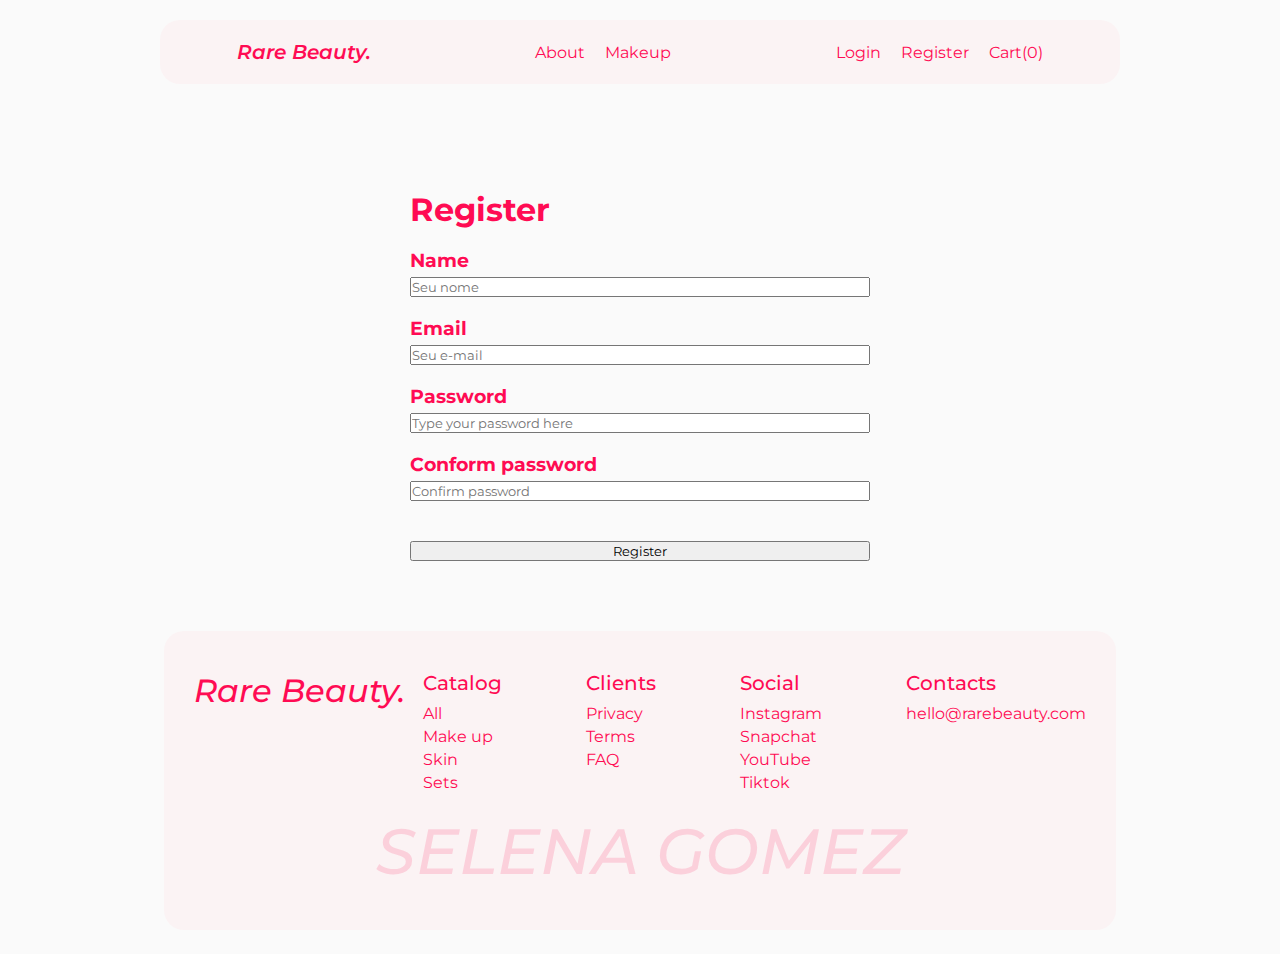
<file: register.html>
<!DOCTYPE html>
<html lang="pt-BR">
<head>
    <meta charset="UTF-8">
    <meta name="viewport" content="width=device-width, initial-scale=1.0">
    <title>Rare Beauty | Home</title>

    <link rel="stylesheet" href="assets/css/style.css">
    <link rel="stylesheet" href="assets/css/footer.css">
    <link rel="stylesheet" href="assets/css/register.css">
    <link rel="stylesheet" href="https://cdnjs.cloudflare.com/ajax/libs/font-awesome/4.7.0/css/font-awesome.css" integrity="sha512-5A8nwdMOWrSz20fDsjczgUidUBR8liPYU+WymTZP1lmY9G6Oc7HlZv156XqnsgNUzTyMefFTcsFH/tnJE/+xBg==" crossorigin="anonymous" referrerpolicy="no-referrer" />
</head>
<body>
    <!-- Cabeçalho -->
    <header class="cabecalho">
        <div class="miolo">
            <div class="logo">
                <a href="index.html"><h5>Rare Beauty.</h5></a>
            </div>
            <div class="navegacao">
                <nav>
                    <ul>
                        <li><a href="about.html">About</a></li>
                        <li><a href="product.html">Makeup</a></li>
                    </ul>
                </nav>
            </div>
            <div class="extras">
                <nav>
                    <ul>
                        <li><a href="login.html">Login</a></li>
                        <li><a href="register.html">Register</a></li>
                        <li><a href="cart.html">Cart(0)</a></li>
                    </ul>
                </nav>
            </div>
        </div>
    </header>

    <main>
        <h1>Register</h1>
        <section class="register">
        <form formmethod="post">
            <div class="reg">
                <h3>Name</h3>
                <input type="text" placeholder="Seu nome" required>
                <h3>Email</h3>
                <input type="email" placeholder="Seu e-mail" required>
                <h3>Password</h3>
                <input type="password" placeholder="Type your password here" required>
                <h3>Conform password</h3>
                <input type="password" placeholder="Confirm password" required>
                <button type="submit">Register</button>
            </div>
        </form>
    </main>

    <!-- Rodapé -->
    <footer class="rodape">
        <div class="linha">
            <div class="logo">
                <span>Rare Beauty.</span>
            </div>
            <div class="colunas">
                <div class="coluna">
                    <span>Catalog</span>
                    <ul>
                        <li><a href="product.html">All</a></li>
                        <li><a href="product.html">Make up</a></li>
                        <li><a href="product.html">Skin</a></li>
                        <li><a href="product.html">Sets</a></li>
                    </ul>
                </div>
                <div class="coluna">
                    <span>Clients</span>
                    <ul>
                        <li><a href="about.html">Privacy</a></li>
                        <li><a href="about.html">Terms</a></li>
                        <li><a href="about.html">FAQ</a></li>
                    </ul>
                </div>
                <div class="coluna">
                    <span>Social</span>
                    <ul>
                        <li><a href="https://www.instagram.com/rarebeauty" target="_blank">Instagram</a></li>
                        <li><a href="https://www.snapchat.com/add/wearerarebeauty" target="_blank">Snapchat</a></li>
                        <li><a href="https://www.youtube.com/channel/UCvOtsjwO04Seaep0J2clYEw" target="_blank">YouTube</a></li>
                        <li><a href="https://www.tiktok.com/@rarebeauty" target="_blank">Tiktok</a></li>
                    </ul>
                </div>
                <div class="coluna">
                    <span>Contacts</span>
                    <ul>
                        <li><a href="mailto:hello@rarebeauty.com">hello@rarebeauty.com</a></li>
                    </ul>
                </div>
            </div>
        </div>
        <div class="linha">
            <span>SELENA GOMEZ</span>
        </div>
    </footer>
</body>
</file>
<file: assets/css/style.css>
@import url('https://fonts.googleapis.com/css2?family=Montserrat:ital,wght@0,100..900;1,100..900&display=swap');

* {
    padding: 0;
    margin: 0;
    font-family: "Montserrat", sans-serif;
    box-sizing: border-box;
}

:root {
    --primaria: #FF0B53;
    --primaria-escura: #D20B45;
    --primaria-variante: #fc447b;
    --secundaria: #fbf3f4;
    --branco: #fff;
    --preto: #616161;
    --rosa: #fde9eb;
    --rosa2: #fed5da;
}

body {
    max-width: 1000px;
    margin: 0 auto;
    background: #fafafa;
}

.primary-button, .secondary-button, .text-button {
    border-radius: 28px;
    padding: 12px 18px;
    font-size: 1rem;
    cursor: pointer;
    transition: background-color .2s ease-out;
}

.primary-button {
    background: var(--primaria);
    color: var(--branco);
    border: none;
    font-weight: 600;
}

.primary-button:hover {
    background: var(--primaria-escura);
}

.secondary-button {
    color: var(--primaria);
    background: #fff;
    border: 1px solid var(--primaria);
    font-weight: 600;
    text-decoration: none !important;
}

.text-button {
    color: var(--primaria);
    background: transparent;
    border: none;
}

.secondary-button:hover, .text-button:hover {
    background: var(--secundaria);
}

.text-input {
    background: var(--secundaria);
    border: 1px dashed var(--primaria);
    border-radius: 28px;
    padding: 12px 18px;
    font-size: 0.875rem;
    font-weight: 500;
    color: var(--primaria);
}

.text-input::placeholder {
    color: var(--primaria);
}

.text-input:focus {
    outline: none;
    background: var(--branco);
}

header.cabecalho {
    color: var(--primaria);
    height: 120px;
    width: 100%;
    padding: 20px;
    display: inline-table;
}

header.cabecalho a {
    color: var(--primaria);
    text-decoration: none;
    transition: ease-in all 200ms;
}

header.cabecalho a:hover {
    color: var(--primaria-variante);
    text-decoration: underline;
}

header.cabecalho .miolo {
    color: var(--primaria);
    background-color: var(--secundaria);
    border-radius: 20px;
    display: flex;
    justify-content: space-around;
    align-items: center;
    gap: 50px;
    padding: 20px;
    flex-wrap: wrap-reverse;
}

header.cabecalho .miolo nav ul li::marker {
    content: '';
    display: none;
}

header.cabecalho .miolo .navegacao nav ul,
header.cabecalho .miolo .extras nav ul {
    display: flex;
    justify-content: center;
    gap: 20px;
    flex-wrap: wrap;
}

header.cabecalho .miolo .logo h5 {
    font-style: italic;
    font-size: 20px;
    font-weight: 600;
}

section.corpo {
    padding: 0 20px;
}

section.corpo .banner {
    background: url('../images/banner_home.png') center no-repeat var(--secundaria);
    background-size: contain;
    border-radius: 28px;
    height: 450px;
    width: 100%;
}

section.corpo .tira {
    background-color: var(--primaria);
    color: var(--branco);
    height: 55px;
    margin-top: 15px;
    border-radius: 28px;
    padding: 15px;
    justify-content: space-around;
    align-items: center;
    display: flex;
}

section.corpo .tira h5 {
    font-size: 25px;
    font-weight: 600;
}

section.corpo .banner-dividido {
    margin-top: 15px;
    display: flex;
    gap: 15px;
}

section.corpo .banner-dividido .foto {
    background-position: center;
    background-size: cover;
    background-repeat: no-repeat;
    border-radius: 28px;
    height: 350px;
    width: 100%;
}

section.corpo .banner-dividido .foto-1 {
    background-image: url('../images/banner_home_2.png');
}

section.corpo .banner-dividido .foto-2 {
    background-image: url('../images/banner_home_3.png');
}


@media screen and (max-width: 1100px) {

    section.corpo .banner {
        background-size: cover;
    } 

}


@media screen and (max-width: 1000px) {

    section.corpo .tira h5:nth-last-child(-n + 2) {
        display: none;
    }

}


@media screen and (max-width: 550px) {

    section.corpo .tira h5:nth-last-child(-n + 3) {
        display: none;
    }

}
</file>
<file: assets/css/home.css>
/* inicio shop */
.shop .items {
    display: flex;
    gap: 10px;
    justify-content: space-evenly;
    flex-wrap: wrap;
}

.shop {
    margin: 40px 0;
}

.shop .title {
    color: var(--primaria);
    border-bottom: var(--primaria) 1px dotted;
    padding-bottom: 10px;
    margin-bottom: 10px;
}

.shop .items .item {
    padding: 0 10px;
    position: relative;
    min-width: 150px;
}

.shop .items .item.sale .img::after {
    content: 'SALE';
    width: 100%;
    color: var(--branco);
    background: var(--primaria);
    text-align: center;
    position: absolute;
    top: 0;
    left: 0;
    padding: 3px 0;
    font-weight: bold;
    border-radius: 5px;
}

.shop .items .item p {
    color: var(--preto);
    font-size: 13px;
    margin-bottom: 30px;
}

.shop .items .item .img {
    width: 100%;
    height: 250px;
    position: relative;
    background-position: center !important;
    border-radius: 5px;
}

.shop .items .item.item-1 .img {
    background: url('../images/products/batom.png');
}

.shop .items .item.item-2 .img {
    background: url('../images/products/blush.png');
}

.shop .items .item.item-3 .img {
    background: url('../images/products/batom2.png');
}

.shop .items .item.item-4 .img {
    background: url('../images/products/pincel.png');
}

/* fim shop */
</file>
<file: assets/css/footer.css>
footer {
    background: var(--secundaria);
    margin: 1.5rem;
    border-radius: 20px;
    padding: 40px 12px;
}
footer .logo span {
    font-size: 2rem;
    font-weight: 500;
    font-style: italic;
}
footer span, footer a {
    color: var(--primaria);
}
footer a {
    text-decoration: none;
    font-size: 1rem;
}
footer a:hover {
    text-decoration: underline;
    color: var(--primaria-variante);
}
footer .colunas {
    display: flex;
    gap: 84px;
}
footer .coluna {
    display: flex;
    flex-direction: column;
    gap: 5px;
}
footer .coluna span {
    font-size: 1.25rem;
    font-weight: 500;
}
footer .coluna ul {
    list-style: none;
}
footer .coluna ul li {
    margin: 4px 0;
}
footer .linha:first-of-type {
    display: flex;
    justify-content: space-evenly;
    margin-bottom: 1rem;
}
footer .linha:last-of-type {
    text-align: center;
}
footer .linha:last-of-type span {
    font-size: 4rem;
    font-weight: 500;
    font-style: italic;
    color: rgb(255, 11, 83, 0.15);
    text-align: center;
}
@media (max-width: 900px) {
    footer {
        padding: 20px;
    }
    footer .logo {
        margin-bottom: 32px;
    }
    footer .linha:first-of-type {
        flex-direction: column;
    }
    footer .colunas {
        flex-direction: column;
        gap: 32px;
    }
}
</file>
<file: assets/css/about.css>
.h1 {
    color: var(--primaria);
    padding: 170px 140px 140px 140px;
}

.p {
    color: var(--preto);
}
</file>
<file: assets/css/login.css>
.login {
    text-align: left;
    margin-left: 300px;
}
</file>
<file: assets/css/product.css>
main {
    padding: 0 20px;
}

h1, h2, .reviews, .share {
    color: var(--primaria);
}

p, li {
    color: var(--preto);
}

h1, h2 {
    font-size: 1.5rem;
}

.content {
    display: flex;
    gap: 32px;
}

.reviews {
    margin: 12px 0 48px 0;
    display: flex;
    gap: 12px;
}

.reviews span {
    font-size: 1rem;
    font-weight: 300;
}

.main-description {
    margin-bottom: 50px;
    font-size: 1rem;
}

.share {
    margin-bottom: 50px;
    display: flex;
    gap: 24px;
}

.share i {
    font-size: 2.25rem;
}

.secondary-description {
    margin-top: 32px;
    font-size: 0.875rem;
}

.secondary-description p {
    margin-bottom: 16px;
}

ul {
    list-style-type: none;
}

.product-images {
    display: flex;
    gap: 20px;
}

.product-images-laterais {
    display: flex;
    flex-direction: column;
    gap: 20px;
    width: 82px;
}

.text-input {
    margin: 32px 0 24px 0;
    width: 100%;
}

.colors {
    display: flex;
    align-items: center;
    justify-content: space-between;
}

.colors img {
    width: 64px;
}

.sizes {
    display: flex;
    gap: 24px;
    margin: 24px 0 32px 0;
}

.buttons {
    display: flex;
    gap: 12px;
}

.buttons .add {
    display: flex;
}

.buttons .add input {
    background: var(--primaria);
    color: var(--branco);
    border: none;
    font-weight: 600;
    text-align: center;
    width: 100px;
}

.buttons .add button:first-of-type {
    border-top-right-radius: unset;
    border-bottom-right-radius: unset;
}

.buttons .add button:last-of-type {
    border-top-left-radius: unset;
    border-bottom-left-radius: unset;
}

.buttons .primary-button {
    width: 100%;
}

.text-button {
    font-size: 0.875rem;
    float: right;
    margin-top: 8px;
}

.text-button i {
    margin-right: 8px;
}
</file>
<file: assets/css/register.css>
body {
    color: var(--branco);
}
main {
    margin: 50px auto;
    padding: 20px;
    max-width: 500px;
}

h1 {
    color: var(--primaria);
    margin-bottom: 20px;
}

h3 {
    color: var(--primaria);
    margin-bottom: 5px;
}

input {
    width: 100%;
    margin-bottom: 20px;
}

button {
    width: 100%;
    max-width: calc(100vw - 40px);
    margin-top: 20px;
}
</file>
